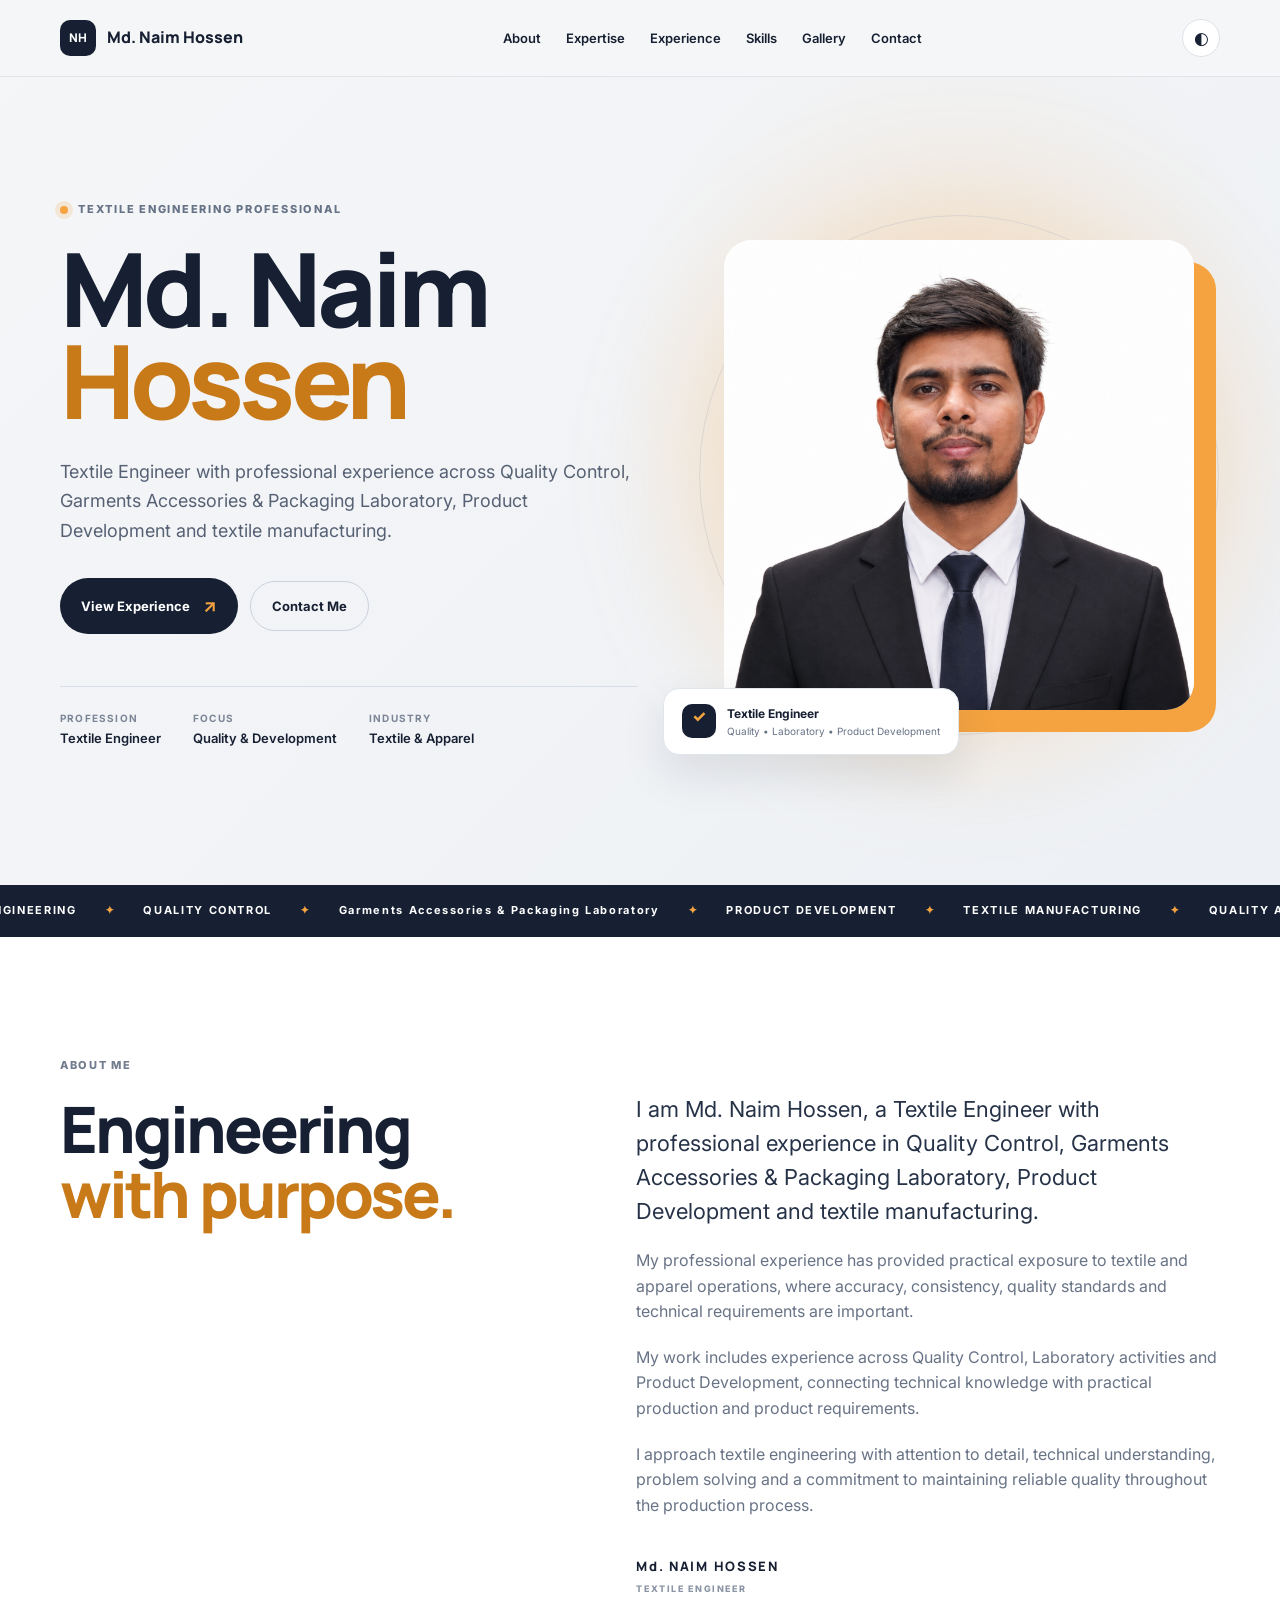
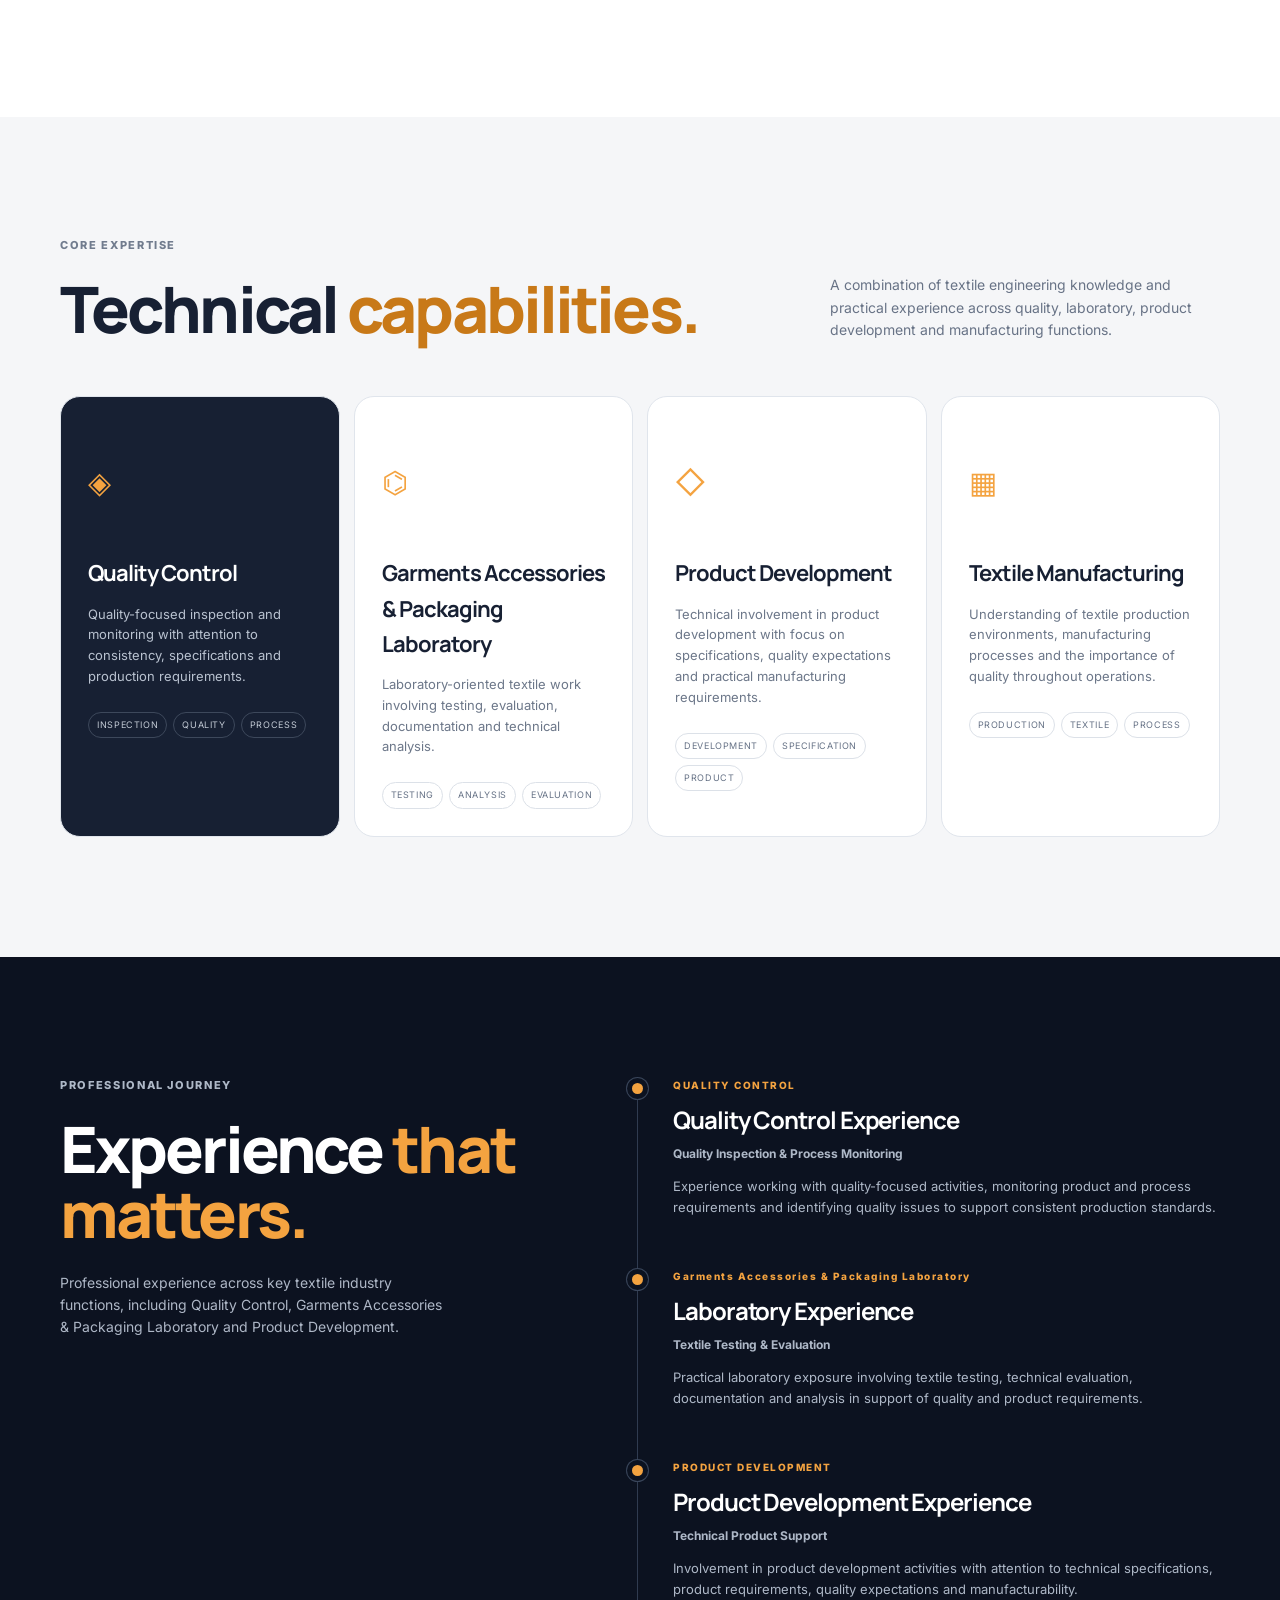
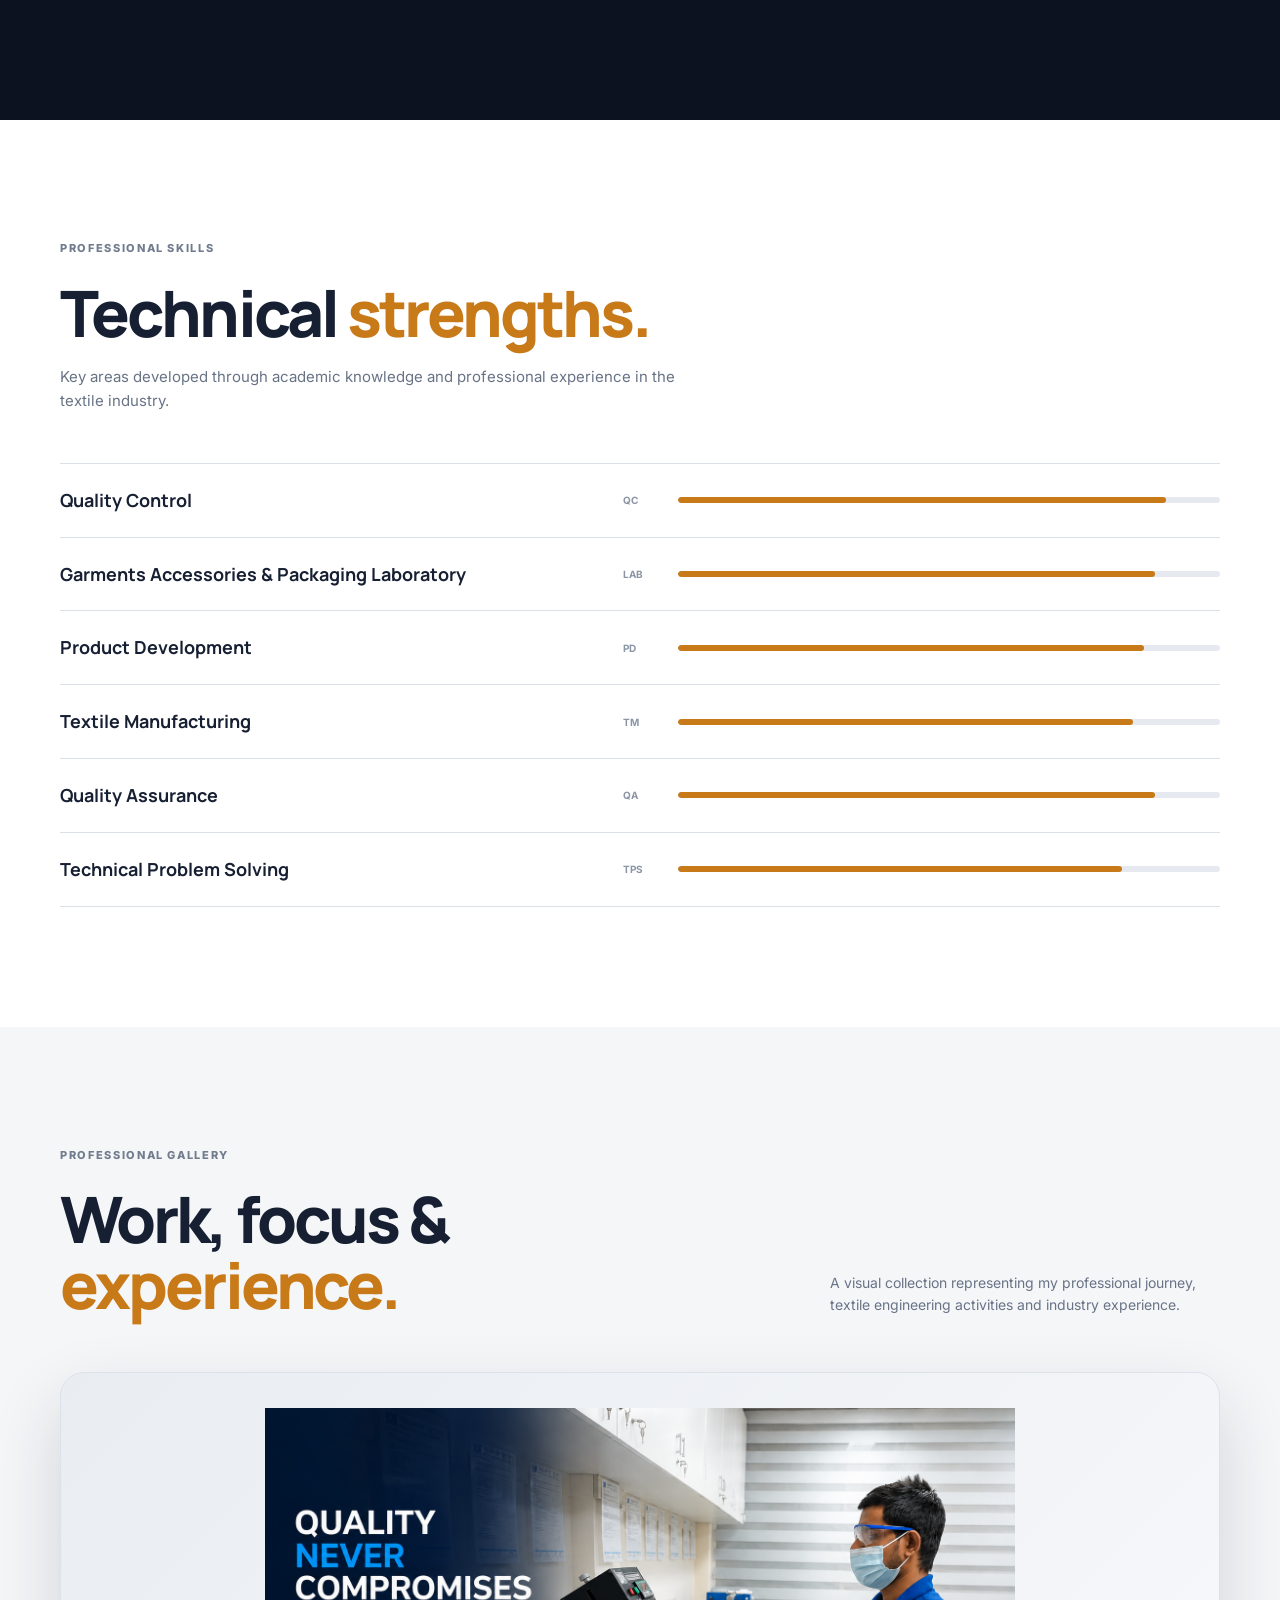
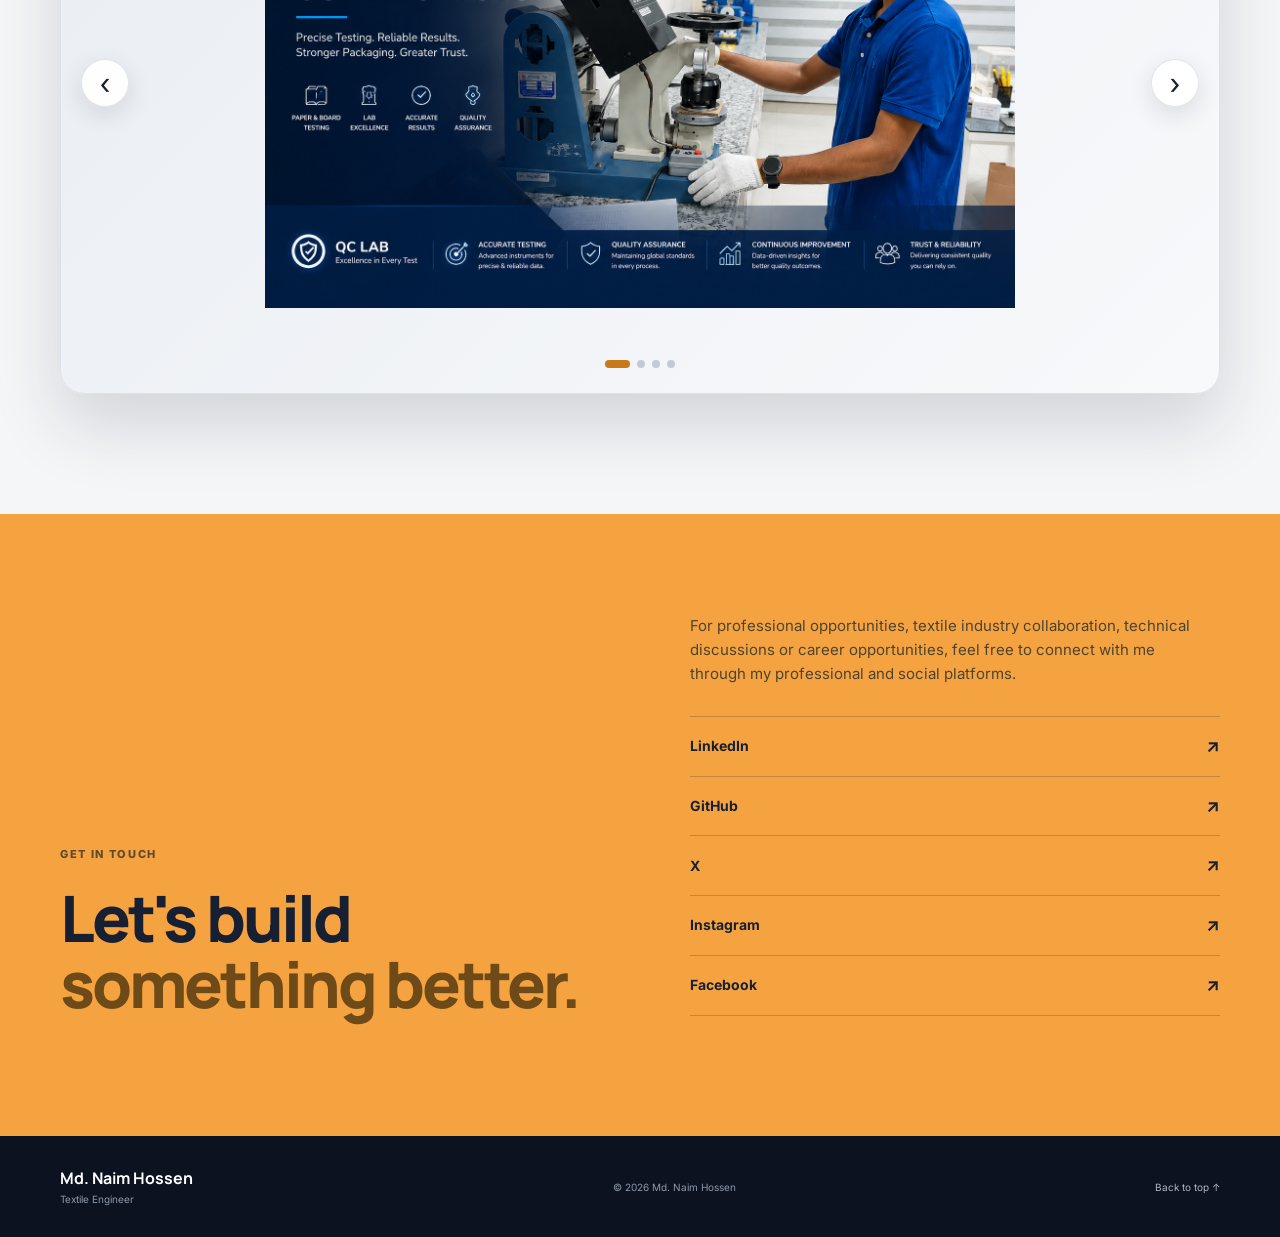
<file: index.html>
<!DOCTYPE html>
<html lang="en">

<head>

  <meta charset="UTF-8">

  <meta name="viewport" content="width=device-width, initial-scale=1.0">

  <title>
    Md. Naim Hossen | Textile Engineer | Quality Control, Laboratory & Product Development
  </title>

  <meta
    name="description"
    content="Md. Naim Hossen is a Textile Engineer with professional experience in Quality Control, Garments Accessories & Packaging Laboratory, Product Development and Textile Manufacturing."
  >

  <meta
    name="keywords"
    content="Md Naim Hossen, Naim Hossen, Textile Engineer, Textile Engineering, Quality Control, Garments Accessories & Packaging Laboratory, Laboratory Testing, Product Development, Textile Manufacturing, Quality Assurance"
  >

  <meta
    name="author"
    content="Md. Naim Hossen"
  >

  <meta
    name="robots"
    content="index, follow"
  >

  <link
    rel="canonical"
    href="https://naimhossente.github.io/"
  >


  <!-- Open Graph -->

  <meta
    property="og:type"
    content="website"
  >

  <meta
    property="og:title"
    content="Md. Naim Hossen | Textile Engineer"
  >

  <meta
    property="og:description"
    content="Professional portfolio of Md. Naim Hossen, Textile Engineer specializing in Quality Control, Garments Accessories & Packaging Laboratory, Product Development and Textile Manufacturing."
  >

  <meta
    property="og:url"
    content="https://naimhossente.github.io/"
  >

  <meta
    property="og:site_name"
    content="Md. Naim Hossen"
  >

  <meta
    property="og:image"
    content="https://naimhossente.github.io/naim-1.png"
  >

  <meta
    property="og:image:alt"
    content="Md. Naim Hossen - Textile Engineer"
  >


  <!-- X / Twitter -->

  <meta
    name="twitter:card"
    content="summary_large_image"
  >

  <meta
    name="twitter:title"
    content="Md. Naim Hossen | Textile Engineer"
  >

  <meta
    name="twitter:description"
    content="Md. Naim Hossen - Textile Engineer with experience in Quality Control, Garments Accessories & Packaging Laboratory, Product Development and Textile Manufacturing."
  >

  <meta
    name="twitter:image"
    content="https://naimhossente.github.io/naim-1.png"
  >

  <meta
    name="twitter:site"
    content="@naimhossente"
  >


  <!-- Theme -->

  <meta
    name="theme-color"
    content="#111111"
  >

  <meta
    name="color-scheme"
    content="light dark"
  >


  <!-- Fonts -->

  <link
    rel="preconnect"
    href="https://fonts.googleapis.com"
  >

  <link
    rel="preconnect"
    href="https://fonts.gstatic.com"
    crossorigin
  >

  <link
    href="https://fonts.googleapis.com/css2?family=Inter:wght@400;500;600;700;800&family=Manrope:wght@600;700;800&display=swap"
    rel="stylesheet"
  >


  <!-- Person Structured Data -->

  <script type="application/ld+json">

  {
    "@context": "https://schema.org",

    "@type": "Person",

    "name": "Md. Naim Hossen",

    "alternateName": [
      "Md Naim Hossen",
      "Naim Hossen"
    ],

    "url": "https://naimhossente.github.io/",

    "image": "https://naimhossente.github.io/naim-1.png",

    "jobTitle": "Textile Engineer",

    "description": "Textile Engineer with professional experience across Quality Control, Garments Accessories & Packaging Laboratory, Product Development and Textile Manufacturing.",

    "sameAs": [
      "https://www.linkedin.com/in/naimhossente/",
      "https://github.com/naimhossente",
      "https://x.com/naimhossente",
      "https://www.instagram.com/naimhossente/",
      "https://www.facebook.com/naimhossente"
    ]
  }

  </script>


  <!-- Website Structured Data -->

  <script type="application/ld+json">

  {
    "@context": "https://schema.org",

    "@type": "WebSite",

    "name": "Md. Naim Hossen",

    "alternateName": "Naim Hossen Textile Engineer",

    "url": "https://naimhossente.github.io/"
  }

  </script>


  <link
    rel="stylesheet"
    href="styles.css"
  >

</head>


<body id="top">


  <!-- =========================
       HEADER
  ========================== -->

  <header class="site-header">

    <div class="container nav">

      <a
        href="#top"
        class="brand"
        aria-label="Md. Naim Hossen home"
      >

        <span class="brand-mark">
          NH
        </span>

        <span class="brand-name">
          Md. Naim Hossen
        </span>

      </a>


      <nav
        class="nav-links"
        id="main-navigation"
        aria-label="Main navigation"
      >

        <a href="#about">
          About
        </a>

        <a href="#expertise">
          Expertise
        </a>

        <a href="#experience">
          Experience
        </a>

        <a href="#skills">
          Skills
        </a>

        <a href="#gallery">
          Gallery
        </a>

        <a href="#contact">
          Contact
        </a>

      </nav>


      <div class="nav-actions">

        <button
          class="theme-toggle"
          type="button"
          aria-label="Toggle dark mode"
          title="Toggle dark mode"
        >
          ◐
        </button>


        <button
          class="menu-toggle"
          type="button"
          aria-label="Open navigation menu"
          aria-expanded="false"
          aria-controls="main-navigation"
        >
          ☰
        </button>

      </div>

    </div>

  </header>


  <main>


    <!-- =========================
         HERO
    ========================== -->

    <section
      class="hero"
      id="home"
      aria-labelledby="hero-title"
    >

      <div class="container hero-grid">


        <div class="hero-content">

          <div class="eyebrow">

            <span></span>

            Textile Engineering Professional

          </div>


          <h1 id="hero-title">

            Md. Naim

            <strong>
              Hossen
            </strong>

          </h1>


          <p class="hero-lead">

            Textile Engineer with professional experience across
            Quality Control, Garments Accessories & Packaging Laboratory, Product Development
            and textile manufacturing.

          </p>


          <div class="hero-actions">

            <a
              href="#experience"
              class="btn btn-primary"
            >

              View Experience

              <span>
                ↗
              </span>

            </a>


            <a
              href="#contact"
              class="btn btn-secondary"
            >

              Contact Me

            </a>

          </div>


          <div class="hero-meta">


            <div>

              <strong>
                Profession
              </strong>

              <span>
                Textile Engineer
              </span>

            </div>


            <div>

              <strong>
                Focus
              </strong>

              <span>
                Quality & Development
              </span>

            </div>


            <div>

              <strong>
                Industry
              </strong>

              <span>
                Textile & Apparel
              </span>

            </div>


          </div>

        </div>


        <!-- MAIN PHOTO
             ONLY NAIM-1 -->

        <div class="hero-visual">

          <div class="orb orb-one"></div>

          <div class="orb orb-two"></div>


          <div class="photo-frame">

            <div class="photo-glow"></div>


            <img
              src="naim-1.png"
              alt="Md. Naim Hossen, Textile Engineer"
              width="800"
              height="800"
              fetchpriority="high"
            >

          </div>


          <div class="floating-card">

            <div class="mini-icon">
              ✓
            </div>


            <div>

              <strong>
                Textile Engineer
              </strong>

              <small>
                Quality • Laboratory • Product Development
              </small>

            </div>

          </div>

        </div>

      </div>

    </section>


    <!-- =========================
         TICKER
    ========================== -->

    <section
      class="ticker"
      aria-label="Professional expertise"
    >

      <div class="ticker-track">

        <span>
          TEXTILE ENGINEERING
        </span>

        <b>✦</b>

        <span>
          QUALITY CONTROL
        </span>

        <b>✦</b>

        <span>
          Garments Accessories & Packaging Laboratory
        </span>

        <b>✦</b>

        <span>
          PRODUCT DEVELOPMENT
        </span>

        <b>✦</b>

        <span>
          TEXTILE MANUFACTURING
        </span>

        <b>✦</b>

        <span>
          QUALITY ASSURANCE
        </span>

      </div>

    </section>


    <!-- =========================
         ABOUT
    ========================== -->

    <section
      class="section about"
      id="about"
      aria-labelledby="about-title"
    >

      <div class="container two-col">


        <div>

          <div class="section-kicker">
            About Me
          </div>


          <h2 id="about-title">

            Engineering
            <span>
              with purpose.
            </span>

          </h2>

        </div>


        <div class="about-copy">

          <p class="large">

            I am Md. Naim Hossen, a Textile Engineer with
            professional experience in Quality Control,
            Garments Accessories & Packaging Laboratory, Product Development and
            textile manufacturing.

          </p>


          <p>

            My professional experience has provided practical
            exposure to textile and apparel operations, where
            accuracy, consistency, quality standards and
            technical requirements are important.

          </p>


          <p>

            My work includes experience across Quality Control,
            Laboratory activities and Product Development,
            connecting technical knowledge with practical
            production and product requirements.

          </p>


          <p>

            I approach textile engineering with attention to
            detail, technical understanding, problem solving
            and a commitment to maintaining reliable quality
            throughout the production process.

          </p>


          <div class="signature">

            Md. NAIM HOSSEN

            <span>
              TEXTILE ENGINEER
            </span>

          </div>

        </div>

      </div>

    </section>


    <!-- =========================
         EXPERTISE
    ========================== -->

    <section
      class="section expertise"
      id="expertise"
      aria-labelledby="expertise-title"
    >

      <div class="container">


        <div class="section-head">

          <div>

            <div class="section-kicker">
              Core Expertise
            </div>


            <h2 id="expertise-title">

              Technical
              <span>
                capabilities.
              </span>

            </h2>

          </div>


          <p class="section-intro">

            A combination of textile engineering knowledge
            and practical experience across quality, laboratory,
            product development and manufacturing functions.

          </p>

        </div>


        <div class="expertise-grid">


          <!-- QUALITY CONTROL -->

          <article class="expert-card featured">


            <div class="card-icon">
              ◈
            </div>


            <h3>
              Quality Control
            </h3>


            <p>

              Quality-focused inspection and monitoring with
              attention to consistency, specifications and
              production requirements.

            </p>


            <div class="tag-row">

              <span>
                Inspection
              </span>

              <span>
                Quality
              </span>

              <span>
                Process
              </span>

            </div>

          </article>


          <!-- Garments Accessories & Packaging Laboratory -->

          <article class="expert-card">


            <div class="card-icon">
              ⌬
            </div>


            <h3>
              Garments Accessories & Packaging Laboratory
            </h3>


            <p>

              Laboratory-oriented textile work involving
              testing, evaluation, documentation and
              technical analysis.

            </p>


            <div class="tag-row">

              <span>
                Testing
              </span>

              <span>
                Analysis
              </span>

              <span>
                Evaluation
              </span>

            </div>

          </article>


          <!-- PRODUCT DEVELOPMENT -->

          <article class="expert-card">


            <div class="card-icon">
              ◇
            </div>


            <h3>
              Product Development
            </h3>


            <p>

              Technical involvement in product development
              with focus on specifications, quality expectations
              and practical manufacturing requirements.

            </p>


            <div class="tag-row">

              <span>
                Development
              </span>

              <span>
                Specification
              </span>

              <span>
                Product
              </span>

            </div>

          </article>


          <!-- TEXTILE MANUFACTURING -->

          <article class="expert-card">


            <div class="card-icon">
              ▦
            </div>


            <h3>
              Textile Manufacturing
            </h3>


            <p>

              Understanding of textile production environments,
              manufacturing processes and the importance of
              quality throughout operations.

            </p>


            <div class="tag-row">

              <span>
                Production
              </span>

              <span>
                Textile
              </span>

              <span>
                Process
              </span>

            </div>

          </article>

        </div>

      </div>

    </section>


    <!-- =========================
         EXPERIENCE
         DEPARTMENT / SECTION WISE
         NO ASSISTANT TECHNICAL OFFICER
    ========================== -->

    <section
      class="section experience"
      id="experience"
      aria-labelledby="experience-title"
    >

      <div class="container experience-layout">


        <div>

          <div class="section-kicker">
            Professional Journey
          </div>


          <h2 id="experience-title">

            Experience
            <span>
              that matters.
            </span>

          </h2>


          <p class="section-intro">

            Professional experience across key textile
            industry functions, including Quality Control,
            Garments Accessories & Packaging Laboratory and Product Development.

          </p>

        </div>


        <div class="timeline">


          <!-- QUALITY CONTROL -->

          <article class="timeline-item">

            <span class="timeline-dot"></span>


            <div class="timeline-date">
              QUALITY CONTROL
            </div>


            <h3>
              Quality Control Experience
            </h3>


            <h4>
              Quality Inspection & Process Monitoring
            </h4>


            <p>

              Experience working with quality-focused activities,
              monitoring product and process requirements and
              identifying quality issues to support consistent
              production standards.

            </p>

          </article>


          <!-- Garments Accessories & Packaging Laboratory -->

          <article class="timeline-item">

            <span class="timeline-dot"></span>


            <div class="timeline-date">
              Garments Accessories & Packaging Laboratory
            </div>


            <h3>
              Laboratory Experience
            </h3>


            <h4>
              Textile Testing & Evaluation
            </h4>


            <p>

              Practical laboratory exposure involving textile
              testing, technical evaluation, documentation and
              analysis in support of quality and product
              requirements.

            </p>

          </article>


          <!-- PRODUCT DEVELOPMENT -->

          <article class="timeline-item">

            <span class="timeline-dot"></span>


            <div class="timeline-date">
              PRODUCT DEVELOPMENT
            </div>


            <h3>
              Product Development Experience
            </h3>


            <h4>
              Technical Product Support
            </h4>


            <p>

              Involvement in product development activities
              with attention to technical specifications,
              product requirements, quality expectations
              and manufacturability.

            </p>

          </article>


        </div>

      </div>

    </section>


    <!-- =========================
         SKILLS
    ========================== -->

    <section
      class="section skills"
      id="skills"
      aria-labelledby="skills-title"
    >

      <div class="container">


        <div class="section-kicker">
          Professional Skills
        </div>


        <h2 id="skills-title">

          Technical
          <span>
            strengths.
          </span>

        </h2>


        <p class="skills-intro">

          Key areas developed through academic knowledge
          and professional experience in the textile industry.

        </p>


        <div class="skill-list">


          <div class="skill-row">

            <span>
              Quality Control
            </span>

            <b>
              QC
            </b>

            <div class="skill-bar">
              <i style="width: 90%"></i>
            </div>

          </div>


          <div class="skill-row">

            <span>
              Garments Accessories & Packaging Laboratory
            </span>

            <b>
              LAB
            </b>

            <div class="skill-bar">
              <i style="width: 88%"></i>
            </div>

          </div>


          <div class="skill-row">

            <span>
              Product Development
            </span>

            <b>
              PD
            </b>

            <div class="skill-bar">
              <i style="width: 86%"></i>
            </div>

          </div>


          <div class="skill-row">

            <span>
              Textile Manufacturing
            </span>

            <b>
              TM
            </b>

            <div class="skill-bar">
              <i style="width: 84%"></i>
            </div>

          </div>


          <div class="skill-row">

            <span>
              Quality Assurance
            </span>

            <b>
              QA
            </b>

            <div class="skill-bar">
              <i style="width: 88%"></i>
            </div>

          </div>


          <div class="skill-row">

            <span>
              Technical Problem Solving
            </span>

            <b>
              TPS
            </b>

            <div class="skill-bar">
              <i style="width: 82%"></i>
            </div>

          </div>


        </div>

      </div>

    </section>


    <!-- =========================
         GALLERY
         ONLY NAIM-2 TO NAIM-5
    ========================== -->

    <section
      class="section gallery"
      id="gallery"
      aria-labelledby="gallery-title"
    >

      <div class="container">


        <div class="section-head">

          <div>

            <div class="section-kicker">
              Professional Gallery
            </div>


            <h2 id="gallery-title">

              Work, focus &
              <span>
                experience.
              </span>

            </h2>

          </div>


          <p class="section-intro">

            A visual collection representing my professional
            journey, textile engineering activities and
            industry experience.

          </p>

        </div>


        <!--
          IMPORTANT:
          Gallery contains ONLY:
          naim-2.png
          naim-3.png
          naim-4.png
          naim-5.png
        -->

        <div
          class="portfolio-slider"
          aria-label="Professional image gallery"
        >


          <div class="portfolio-slides">


            <!-- NAIM-2 -->

            <div class="portfolio-slide active">

              <img
                src="naim-2.png"
                alt="Md. Naim Hossen professional textile engineering experience"
                loading="lazy"
              >

            </div>


            <!-- NAIM-3 -->

            <div class="portfolio-slide">

              <img
                src="naim-3.png"
                alt="Md. Naim Hossen textile engineering professional experience"
                loading="lazy"
              >

            </div>


            <!-- NAIM-4 -->

            <div class="portfolio-slide">

              <img
                src="naim-4.png"
                alt="Md. Naim Hossen Garments Accessories & Packaging Laboratory experience"
                loading="lazy"
              >

            </div>


            <!-- NAIM-5 -->

            <div class="portfolio-slide">

              <img
                src="naim-5.png"
                alt="Md. Naim Hossen product development experience"
                loading="lazy"
              >

            </div>


          </div>


          <!-- PREVIOUS -->

          <button
            class="slider-button slider-prev"
            type="button"
            aria-label="Previous gallery image"
          >
            ‹
          </button>


          <!-- NEXT -->

          <button
            class="slider-button slider-next"
            type="button"
            aria-label="Next gallery image"
          >
            ›
          </button>


          <!-- DOTS -->

          <div
            class="slider-dots"
            aria-label="Gallery navigation"
          >

            <button
              class="slider-dot active"
              type="button"
              aria-label="Show gallery image 1"
            ></button>


            <button
              class="slider-dot"
              type="button"
              aria-label="Show gallery image 2"
            ></button>


            <button
              class="slider-dot"
              type="button"
              aria-label="Show gallery image 3"
            ></button>


            <button
              class="slider-dot"
              type="button"
              aria-label="Show gallery image 4"
            ></button>

          </div>


        </div>

      </div>

    </section>


    <!-- =========================
         CONTACT
    ========================== -->

    <section
      class="section contact"
      id="contact"
      aria-labelledby="contact-title"
    >

      <div class="container contact-box">


        <div>

          <div class="section-kicker">
            Get In Touch
          </div>


          <h2 id="contact-title">

            Let's build
            <span>
              something better.
            </span>

          </h2>

        </div>


        <div class="contact-right">


          <p>

            For professional opportunities, textile industry
            collaboration, technical discussions or career
            opportunities, feel free to connect with me through
            my professional and social platforms.

          </p>


          <div class="social-links">


            <a
              href="https://www.linkedin.com/in/naimhossente/"
              target="_blank"
              rel="noopener noreferrer"
            >

              LinkedIn

              <span>
                ↗
              </span>

            </a>


            <a
              href="https://github.com/naimhossente"
              target="_blank"
              rel="noopener noreferrer"
            >

              GitHub

              <span>
                ↗
              </span>

            </a>


            <a
              href="https://x.com/naimhossente"
              target="_blank"
              rel="noopener noreferrer"
            >

              X

              <span>
                ↗
              </span>

            </a>


            <a
              href="https://www.instagram.com/naimhossente/"
              target="_blank"
              rel="noopener noreferrer"
            >

              Instagram

              <span>
                ↗
              </span>

            </a>


            <a
              href="https://www.facebook.com/naimhossente"
              target="_blank"
              rel="noopener noreferrer"
            >

              Facebook

              <span>
                ↗
              </span>

            </a>


          </div>

        </div>

      </div>

    </section>

  </main>


  <!-- =========================
       FOOTER
  ========================== -->

  <footer>

    <div class="container footer-inner">


      <div class="footer-name">

        <strong>
          Md. Naim Hossen
        </strong>

        <span>
          Textile Engineer
        </span>

      </div>


      <div class="footer-copy">

        © <span id="year"></span>
        Md. Naim Hossen

      </div>


      <a href="#top">
        Back to top ↑
      </a>


    </div>

  </footer>


  <script src="script.js"></script>

</body>

</html>
</file>
<file: styles.css>
/* =========================================================
   MD. NAIM HOSSEN — TEXTILE ENGINEER PORTFOLIO
   COMPLETE STYLESHEET
========================================================= */


/* =========================================================
   RESET
========================================================= */

* {
  box-sizing: border-box;
  margin: 0;
  padding: 0;
}

html {
  scroll-behavior: smooth;
  scroll-padding-top: 90px;
}

body {
  font-family: "Inter", Arial, sans-serif;
  background: #f5f6f8;
  color: #172033;
  line-height: 1.6;
  transition:
    background-color 0.3s ease,
    color 0.3s ease;
}

img {
  max-width: 100%;
}

button,
a {
  font-family: inherit;
}

button {
  cursor: pointer;
}

.container {
  width: min(1160px, calc(100% - 48px));
  margin: 0 auto;
}


/* =========================================================
   COLOR VARIABLES
========================================================= */

:root {

  --ink: #172033;
  --ink-soft: #263247;

  --text: #243047;
  --muted: #687386;
  --muted-light: #8a94a5;

  --paper: #f5f6f8;
  --white: #ffffff;

  --surface: #ffffff;
  --surface-soft: #eef1f5;

  --line: #dce1e8;

  --accent: #f4a340;
  --accent-dark: #c87918;
  --accent-soft: #fff1dc;

  --dark-bg: #0c1220;
  --dark-surface: #141c2d;
  --dark-surface-2: #1b2537;
  --dark-line: #303b50;
  --dark-text: #f5f7fb;
  --dark-muted: #aeb7c6;

  --shadow:
    0 18px 45px rgba(18, 28, 45, 0.10);

  --shadow-large:
    0 30px 70px rgba(18, 28, 45, 0.16);
}


/* =========================================================
   HEADER
========================================================= */

.site-header {
  position: fixed;
  top: 0;
  left: 0;
  width: 100%;
  z-index: 100;

  background: rgba(245, 246, 248, 0.88);
  backdrop-filter: blur(18px);
  -webkit-backdrop-filter: blur(18px);

  border-bottom: 1px solid rgba(23, 32, 51, 0.08);

  transition:
    background-color 0.3s ease,
    border-color 0.3s ease;
}

.nav {
  min-height: 76px;

  display: flex;
  align-items: center;
  justify-content: space-between;

  gap: 20px;
}


/* BRAND */

.brand {
  display: flex;
  align-items: center;
  gap: 11px;

  text-decoration: none;
  color: var(--ink);

  font-family: "Manrope", sans-serif;
  font-weight: 800;

  white-space: nowrap;
}

.brand-mark {
  width: 36px;
  height: 36px;

  border-radius: 10px;

  display: grid;
  place-items: center;

  background: var(--ink);
  color: #ffffff;

  font-size: 12px;
  font-weight: 800;
  letter-spacing: -0.04em;

  transition: 0.3s ease;
}

.brand-name {
  color: var(--ink);
  transition: color 0.3s ease;
}


/* NAVIGATION */

.nav-links {
  display: flex;
  align-items: center;
  gap: 25px;
}

.nav-links a {
  color: var(--ink);

  text-decoration: none;

  font-size: 13px;
  font-weight: 600;

  transition:
    color 0.2s ease,
    opacity 0.2s ease;
}

.nav-links a:hover {
  color: var(--accent-dark);
}


/* NAV ACTIONS */

.nav-actions {
  display: flex;
  align-items: center;
  gap: 10px;
}


/* THEME BUTTON */

.theme-toggle {
  width: 38px;
  height: 38px;

  border: 1px solid var(--line);
  border-radius: 50%;

  background: var(--surface);
  color: var(--ink);

  display: grid;
  place-items: center;

  font-size: 17px;

  transition:
    background 0.25s ease,
    color 0.25s ease,
    border-color 0.25s ease;
}

.theme-toggle:hover {
  border-color: var(--accent);
}


/* MOBILE MENU */

.menu-toggle {
  display: none;

  border: 0;
  background: transparent;

  color: var(--ink);

  font-size: 23px;
}


/* =========================================================
   HERO
========================================================= */

.hero {
  position: relative;

  padding: 150px 0 85px;

  overflow: hidden;

  background:
    radial-gradient(
      circle at 75% 40%,
      rgba(244, 163, 64, 0.10),
      transparent 32%
    ),
    linear-gradient(
      135deg,
      #f5f6f8 0%,
      #edf0f4 100%
    );
}

.hero-grid {
  min-height: 650px;

  display: grid;
  grid-template-columns: 1.05fr 0.95fr;

  align-items: center;

  gap: 60px;
}


/* HERO TEXT */

.eyebrow {
  display: flex;
  align-items: center;
  gap: 10px;

  margin-bottom: 24px;

  color: #667286;

  font-size: 11px;
  font-weight: 800;

  text-transform: uppercase;
  letter-spacing: 0.16em;
}

.eyebrow span {
  width: 8px;
  height: 8px;

  border-radius: 50%;

  background: var(--accent);

  box-shadow:
    0 0 0 5px rgba(244, 163, 64, 0.18);
}


h1,
h2,
h3 {
  font-family: "Manrope", "Inter", sans-serif;

  letter-spacing: -0.045em;
}

h1 {
  max-width: 760px;

  font-size: clamp(60px, 8vw, 105px);

  line-height: 0.9;

  font-weight: 800;

  color: var(--ink);
}


/*
   IMPORTANT:
   Hossen is NOT transparent anymore.
*/

h1 strong {
  display: block;

  color: var(--accent-dark);

  font-weight: 800;
}


/* HERO DESCRIPTION */

.hero-lead {
  max-width: 590px;

  margin: 30px 0 32px;

  color: #566174;

  font-size: 18px;

  line-height: 1.65;
}


/* HERO BUTTONS */

.hero-actions {
  display: flex;
  align-items: center;
  gap: 12px;

  flex-wrap: wrap;
}

.btn {
  display: inline-flex;
  align-items: center;
  justify-content: center;
  gap: 13px;

  padding: 14px 21px;

  border-radius: 999px;

  text-decoration: none;

  font-size: 13px;
  font-weight: 700;

  transition:
    transform 0.2s ease,
    background 0.2s ease,
    color 0.2s ease,
    border-color 0.2s ease;
}

.btn:hover {
  transform: translateY(-2px);
}

.btn-primary {
  background: var(--ink);
  color: #ffffff;
}

.btn-primary:hover {
  background: var(--ink-soft);
}

.btn-primary span {
  color: var(--accent);
  font-size: 18px;
}

.btn-secondary {
  border: 1px solid #cbd2dc;

  background: transparent;

  color: var(--ink);
}

.btn-secondary:hover {
  border-color: var(--accent-dark);
  color: var(--accent-dark);
}


/* HERO META */

.hero-meta {
  display: flex;

  gap: 32px;

  margin-top: 52px;
  padding-top: 23px;

  border-top: 1px solid #d8dee7;

  flex-wrap: wrap;
}

.hero-meta div {
  display: flex;
  flex-direction: column;

  gap: 2px;
}

.hero-meta strong {
  color: #7b8596;

  font-size: 10px;

  text-transform: uppercase;

  letter-spacing: 0.12em;
}

.hero-meta span {
  color: var(--ink);

  font-size: 13px;
  font-weight: 600;
}


/* =========================================================
   HERO IMAGE
========================================================= */

.hero-visual {
  height: 620px;

  position: relative;

  display: grid;
  place-items: center;
}


/* DECORATIVE CIRCLES */

.orb {
  position: absolute;

  border: 1px solid #d7dde5;

  border-radius: 50%;
}

.orb-one {
  width: 520px;
  height: 520px;
}

.orb-two {
  width: 390px;
  height: 390px;
}


/* PHOTO */

.photo-frame {
  width: min(480px, 90%);

  position: relative;

  z-index: 2;
}

.photo-frame img {
  display: block;

  width: 100%;

  /*
    IMPORTANT:
    Main image is NEVER cropped.
  */

  height: auto;

  aspect-ratio: auto;

  object-fit: contain;

  object-position: center;

  border-radius: 28px;

  background: #ffffff;

  box-shadow:
    22px 22px 0 var(--accent);

  transition:
    transform 0.3s ease,
    box-shadow 0.3s ease;
}

.photo-frame img:hover {
  transform: translateY(-4px);

  box-shadow:
    28px 28px 0 var(--accent);
}


/* IMAGE GLOW */

.photo-glow {
  position: absolute;

  inset: -40px;

  border-radius: 50%;

  background: rgba(244, 163, 64, 0.22);

  filter: blur(55px);

  z-index: -1;
}


/* FLOATING CARD */

.floating-card {
  position: absolute;

  left: -35px;
  bottom: 30px;

  z-index: 5;

  display: flex;
  align-items: center;
  gap: 11px;

  padding: 15px 18px;

  background: var(--white);

  border: 1px solid #e0e5ec;

  border-radius: 16px;

  box-shadow: var(--shadow);
}

.mini-icon {
  width: 34px;
  height: 34px;

  display: grid;
  place-items: center;

  border-radius: 10px;

  background: var(--ink);

  color: var(--accent);

  font-weight: 800;
}

.floating-card div {
  display: flex;
  flex-direction: column;
}

.floating-card strong {
  color: var(--ink);

  font-size: 12px;
}

.floating-card small {
  color: var(--muted);

  font-size: 10px;
}


/* =========================================================
   TICKER
========================================================= */

.ticker {
  overflow: hidden;

  padding: 17px 0;

  background: var(--ink);

  color: #ffffff;

  white-space: nowrap;
}

.ticker-track {
  display: flex;
  align-items: center;
  justify-content: center;

  gap: 28px;

  font-size: 11px;
  font-weight: 700;

  letter-spacing: 0.15em;
}

.ticker b {
  color: var(--accent);
}


/* =========================================================
   GENERAL SECTIONS
========================================================= */

.section {
  padding: 120px 0;
}

.section-kicker {
  margin-bottom: 22px;

  color: #717c8e;

  font-size: 11px;
  font-weight: 800;

  text-transform: uppercase;

  letter-spacing: 0.15em;
}

h2 {
  color: var(--ink);

  font-size: clamp(42px, 5vw, 68px);

  line-height: 1.02;

  font-weight: 800;
}

h2 span {
  color: var(--accent-dark);
}


/* =========================================================
   ABOUT
========================================================= */

.about {
  background: #ffffff;
}

.two-col {
  display: grid;

  grid-template-columns: 1fr 1.2fr;

  gap: 90px;
}

.about-copy {
  max-width: 680px;

  padding-top: 35px;
}

.about-copy p {
  margin-bottom: 20px;

  color: var(--muted);

  font-size: 16px;
}

.about-copy .large {
  color: #263247;

  font-size: 22px;

  line-height: 1.55;
}

.signature {
  margin-top: 38px;

  color: var(--ink);

  font-family: "Manrope", sans-serif;

  font-size: 13px;
  font-weight: 800;

  letter-spacing: 0.13em;
}

.signature span {
  display: block;

  margin-top: 5px;

  color: #8b95a5;

  font-family: "Inter", sans-serif;

  font-size: 9px;

  letter-spacing: 0.18em;
}


/* =========================================================
   EXPERTISE
========================================================= */

.expertise {
  background: var(--paper);
}

.section-head {
  display: flex;

  align-items: flex-end;
  justify-content: space-between;

  gap: 40px;

  margin-bottom: 55px;
}

.section-intro {
  max-width: 390px;

  color: var(--muted);

  font-size: 14px;
}


/* EXPERTISE CARDS */

.expertise-grid {
  display: grid;

  grid-template-columns: repeat(4, 1fr);

  gap: 14px;
}

.expert-card {
  position: relative;

  min-height: 330px;

  padding: 27px;

  background: #ffffff;

  border: 1px solid #e0e5ec;

  border-radius: 20px;

  transition:
    transform 0.3s ease,
    box-shadow 0.3s ease;
}

.expert-card:hover {
  transform: translateY(-6px);

  box-shadow: var(--shadow);
}


/* FEATURED */

.expert-card.featured {
  background: var(--ink);

  color: #ffffff;
}

.card-number {
  position: absolute;

  top: 20px;
  right: 22px;

  color: #9ba5b5;

  font-size: 10px;
}

.featured .card-number {
  color: #8f99aa;
}

.card-icon {
  margin: 34px 0 50px;

  color: var(--accent);

  font-size: 30px;
}

.expert-card h3 {
  margin-bottom: 12px;

  color: var(--ink);

  font-size: 22px;
}

.expert-card.featured h3 {
  color: #ffffff;
}

.expert-card p {
  color: #6c7789;

  font-size: 13px;
}

.expert-card.featured p {
  color: #b9c2d0;
}


/* TAGS */

.tag-row {
  display: flex;

  flex-wrap: wrap;

  gap: 6px;

  margin-top: 25px;
}

.tag-row span {
  padding: 5px 8px;

  border: 1px solid #dce1e8;

  border-radius: 999px;

  color: #667286;

  font-size: 9px;

  text-transform: uppercase;

  letter-spacing: 0.07em;
}

.featured .tag-row span {
  border-color: #3d485b;

  color: #c3cad5;
}


/* =========================================================
   EXPERIENCE
========================================================= */

.experience {
  background: var(--dark-bg);

  color: #ffffff;
}

.experience .section-kicker {
  color: #aeb8c7;
}

.experience h2 {
  color: #ffffff;
}

.experience h2 span {
  color: var(--accent);
}

.experience-layout {
  display: grid;

  grid-template-columns: 0.9fr 1.1fr;

  gap: 100px;
}

.experience .section-intro {
  margin-top: 25px;

  color: var(--dark-muted);
}


/* TIMELINE */

.timeline {
  padding-left: 35px;

  border-left: 1px solid var(--dark-line);
}

.timeline-item {
  position: relative;

  padding-bottom: 50px;
}

.timeline-item:last-child {
  padding-bottom: 0;
}

.timeline-dot {
  position: absolute;

  left: -41px;
  top: 6px;

  width: 11px;
  height: 11px;

  border-radius: 50%;

  background: var(--accent);

  box-shadow:
    0 0 0 5px var(--dark-bg),
    0 0 0 6px #39455a;
}

.timeline-date {
  margin-bottom: 8px;

  color: var(--accent);

  font-size: 10px;
  font-weight: 800;

  letter-spacing: 0.15em;
}

.timeline h3 {
  color: #ffffff;

  font-size: 24px;
}

.timeline h4 {
  margin: 5px 0 13px;

  color: #aeb8c7;

  font-size: 12px;
}

.timeline p {
  max-width: 600px;

  color: #aeb8c7;

  font-size: 13px;
}


/* =========================================================
   SKILLS
========================================================= */

.skills {
  background: #ffffff;
}

.skills-intro {
  max-width: 620px;

  margin-top: 20px;

  color: var(--muted);

  font-size: 15px;
}

.skill-list {
  margin-top: 50px;

  border-top: 1px solid var(--line);
}

.skill-row {
  display: grid;

  grid-template-columns: 2fr 35px 2fr;

  align-items: center;

  gap: 20px;

  padding: 22px 0;

  border-bottom: 1px solid var(--line);
}

.skill-row > span {
  color: var(--ink);

  font-family: "Manrope", sans-serif;

  font-size: 18px;
  font-weight: 700;
}

.skill-row > b {
  color: #8b95a5;

  font-size: 10px;
}

.skill-bar {
  height: 6px;

  overflow: hidden;

  border-radius: 20px;

  background: #e6eaf0;
}

.skill-bar i {
  display: block;

  height: 100%;

  border-radius: 20px;

  background: var(--accent-dark);
}


/* =========================================================
   GALLERY / SLIDER
========================================================= */

.gallery {
  background: var(--paper);
}


/*
   IMPORTANT:
   Slider is independent from hero photo.
*/

.portfolio-slider {
  position: relative;

  width: 100%;

  min-height: 620px;

  margin-top: 30px;

  overflow: hidden;

  border-radius: 24px;

  background:
    linear-gradient(
      135deg,
      #e9edf2,
      #f8f9fb
    );

  border: 1px solid #dce2e9;

  box-shadow: var(--shadow-large);
}


/* SLIDE */

.portfolio-slide {
  position: absolute;

  inset: 0;

  width: 100%;
  height: 100%;

  padding: 35px 80px 85px;

  display: flex;

  align-items: center;
  justify-content: center;

  opacity: 0;

  visibility: hidden;

  transform: scale(1.015);

  transition:
    opacity 0.55s ease,
    visibility 0.55s ease,
    transform 0.55s ease;
}

.portfolio-slide.active {
  position: relative;

  opacity: 1;

  visibility: visible;

  transform: scale(1);
}


/*
   IMPORTANT:
   contain = FULL IMAGE VISIBLE
   no cropping.
*/

.portfolio-slide img {
  display: block;

  width: 100%;
  height: 100%;

  max-width: 100%;
  max-height: 500px;

  object-fit: contain;

  object-position: center;

  border-radius: 16px;

  background: transparent;

  user-select: none;

  -webkit-user-drag: none;
}


/* SLIDER BUTTONS */

.slider-button {
  position: absolute;

  top: 50%;

  z-index: 10;

  transform: translateY(-50%);

  width: 48px;
  height: 48px;

  display: grid;
  place-items: center;

  border: 1px solid rgba(23, 32, 51, 0.12);

  border-radius: 50%;

  background: rgba(255, 255, 255, 0.94);

  color: var(--ink);

  font-size: 30px;
  line-height: 1;

  box-shadow:
    0 8px 25px rgba(23, 32, 51, 0.12);

  transition:
    background 0.2s ease,
    color 0.2s ease,
    transform 0.2s ease;
}

.slider-button:hover {
  background: var(--ink);

  color: #ffffff;

  transform:
    translateY(-50%)
    scale(1.05);
}

.slider-prev {
  left: 20px;
}

.slider-next {
  right: 20px;
}


/* COUNTER */

.slider-counter {
  position: absolute;

  left: 50%;
  bottom: 24px;

  z-index: 10;

  transform: translateX(-50%);

  padding: 8px 14px;

  border-radius: 999px;

  background: rgba(23, 32, 51, 0.90);

  color: #ffffff;

  font-size: 10px;
  font-weight: 700;

  letter-spacing: 0.12em;
}


/* DOTS */

.slider-dots {
  position: absolute;

  left: 50%;
  bottom: 25px;

  z-index: 11;

  display: flex;

  gap: 7px;

  transform: translateX(-50%);
}

.slider-dot {
  width: 8px;
  height: 8px;

  padding: 0;

  border: 0;

  border-radius: 50%;

  background: #a9b2c0;

  opacity: 0.65;

  transition:
    width 0.25s ease,
    background 0.25s ease,
    opacity 0.25s ease;
}

.slider-dot.active {
  width: 25px;

  border-radius: 999px;

  background: var(--accent-dark);

  opacity: 1;
}


/* =========================================================
   CONTACT
========================================================= */

.contact {
  padding-top: 100px;

  background: var(--accent);
}

.contact-box {
  display: grid;

  grid-template-columns: 1fr 1fr;

  gap: 100px;

  align-items: end;
}

.contact .section-kicker {
  color: #5f4a2d;
}

.contact h2 {
  color: #172033;
}

.contact h2 span {
  color: #6d4a17;
}

.contact-right > p {
  max-width: 500px;

  margin-bottom: 30px;

  color: #4e432f;

  font-size: 15px;
}


/* SOCIAL LINKS */

.social-links {
  display: flex;

  flex-direction: column;
}

.social-links a {
  display: flex;

  justify-content: space-between;
  align-items: center;

  padding: 15px 0;

  border-top: 1px solid rgba(23, 32, 51, 0.22);

  color: #172033;

  text-decoration: none;

  font-size: 14px;
  font-weight: 700;

  transition:
    color 0.2s ease,
    padding 0.2s ease;
}

.social-links a:last-child {
  border-bottom: 1px solid rgba(23, 32, 51, 0.22);
}

.social-links a:hover {
  color: #6b4915;

  padding-left: 6px;
}

.social-links a span {
  font-size: 18px;
}


/* =========================================================
   FOOTER
========================================================= */

footer {
  padding: 30px 0;

  background: var(--dark-bg);

  color: #ffffff;
}

.footer-inner {
  display: flex;

  align-items: center;
  justify-content: space-between;

  gap: 20px;
}

.footer-name {
  display: flex;

  flex-direction: column;
}

.footer-name strong {
  color: #ffffff;

  font-family: "Manrope", sans-serif;
}

.footer-name span {
  color: #8e99aa;

  font-size: 10px;
}

.footer-copy {
  color: #8e99aa;

  font-size: 10px;
}

.footer-inner > a {
  color: #aeb7c6;

  text-decoration: none;

  font-size: 10px;

  transition: color 0.2s ease;
}

.footer-inner > a:hover {
  color: var(--accent);
}


/* =========================================================
   DARK MODE
========================================================= */

body.dark-mode {

  background: var(--dark-bg);

  color: var(--dark-text);
}


/* HEADER */

body.dark-mode .site-header {
  background: rgba(12, 18, 32, 0.90);

  border-bottom-color: rgba(255, 255, 255, 0.08);
}

body.dark-mode .brand,
body.dark-mode .brand-name,
body.dark-mode .nav-links a {
  color: #ffffff;
}

body.dark-mode .nav-links a:hover {
  color: var(--accent);
}

body.dark-mode .brand-mark {
  background: #ffffff;

  color: var(--ink);
}

body.dark-mode .theme-toggle {
  background: var(--dark-surface);

  border-color: var(--dark-line);

  color: #ffffff;
}

body.dark-mode .menu-toggle {
  color: #ffffff;
}


/* HERO */

body.dark-mode .hero {
  background:
    radial-gradient(
      circle at 75% 40%,
      rgba(244, 163, 64, 0.13),
      transparent 32%
    ),
    linear-gradient(
      135deg,
      #0c1220 0%,
      #111a2b 100%
    );
}

body.dark-mode .eyebrow {
  color: #b6c0cf;
}

body.dark-mode h1 {
  color: #ffffff;
}

/*
   IMPORTANT:
   Hossen stays visible in dark mode.
*/

body.dark-mode h1 strong {
  color: #ffbd62;
}

body.dark-mode .hero-lead {
  color: #b5bfce;
}

body.dark-mode .hero-meta {
  border-color: #303b50;
}

body.dark-mode .hero-meta strong {
  color: #8995a7;
}

body.dark-mode .hero-meta span {
  color: #ffffff;
}

body.dark-mode .orb {
  border-color: #273349;
}

body.dark-mode .photo-frame img {
  background: #ffffff;
}


/* BUTTONS */

body.dark-mode .btn-primary {
  background: #ffffff;

  color: var(--ink);
}

body.dark-mode .btn-primary:hover {
  background: #f0f3f7;
}

body.dark-mode .btn-primary span {
  color: var(--accent-dark);
}

body.dark-mode .btn-secondary {
  border-color: #465267;

  color: #ffffff;
}

body.dark-mode .btn-secondary:hover {
  border-color: var(--accent);

  color: var(--accent);
}


/* ABOUT */

body.dark-mode .about {
  background: #111827;
}

body.dark-mode .about h2,
body.dark-mode .about-copy .large {
  color: #ffffff;
}

body.dark-mode .about h2 span {
  color: #ffbd62;
}

body.dark-mode .about-copy p {
  color: #aeb8c7;
}

body.dark-mode .signature {
  color: #ffffff;
}


/* EXPERTISE */

body.dark-mode .expertise {
  background: #0f1726;
}

body.dark-mode .expertise h2 {
  color: #ffffff;
}

body.dark-mode .expertise h2 span {
  color: #ffbd62;
}

body.dark-mode .section-kicker {
  color: #9da8b8;
}

body.dark-mode .section-intro {
  color: #aeb8c7;
}

body.dark-mode .expert-card {
  background: #151e2e;

  border-color: #2b3649;
}

body.dark-mode .expert-card h3 {
  color: #ffffff;
}

body.dark-mode .expert-card p {
  color: #aeb8c7;
}

body.dark-mode .expert-card.featured {
  background: #ffffff;

  color: var(--ink);
}

body.dark-mode .expert-card.featured h3 {
  color: var(--ink);
}

body.dark-mode .expert-card.featured p {
  color: #667286;
}

body.dark-mode .featured .card-number {
  color: #8a94a4;
}

body.dark-mode .tag-row span {
  border-color: #3a4659;

  color: #b5bfce;
}

body.dark-mode .featured .tag-row span {
  border-color: #dce1e8;

  color: #667286;
}


/* SKILLS */

body.dark-mode .skills {
  background: #111827;
}

body.dark-mode .skills h2 {
  color: #ffffff;
}

body.dark-mode .skills h2 span {
  color: #ffbd62;
}

body.dark-mode .skills-intro {
  color: #aeb8c7;
}

body.dark-mode .skill-list {
  border-color: #303b50;
}

body.dark-mode .skill-row {
  border-color: #303b50;
}

body.dark-mode .skill-row > span {
  color: #ffffff;
}

body.dark-mode .skill-row > b {
  color: #8f9aac;
}

body.dark-mode .skill-bar {
  background: #293447;
}

body.dark-mode .skill-bar i {
  background: #ffbd62;
}


/* GALLERY */

body.dark-mode .gallery {
  background: #0f1726;
}

body.dark-mode .gallery h2 {
  color: #ffffff;
}

body.dark-mode .gallery h2 span {
  color: #ffbd62;
}

body.dark-mode .portfolio-slider {
  background:
    linear-gradient(
      135deg,
      #151e2e,
      #101827
    );

  border-color: #2b3649;
}

body.dark-mode .slider-button {
  background: rgba(255, 255, 255, 0.96);

  color: #172033;

  border-color: rgba(255, 255, 255, 0.2);
}

body.dark-mode .slider-button:hover {
  background: #ffbd62;

  color: #172033;
}

body.dark-mode .slider-counter {
  background: rgba(255, 255, 255, 0.95);

  color: #172033;
}

body.dark-mode .slider-dot {
  background: #778399;
}

body.dark-mode .slider-dot.active {
  background: #ffbd62;
}


/* CONTACT */

body.dark-mode .contact {
  background: #f4a340;
}

body.dark-mode .contact .section-kicker {
  color: #5c472a;
}

body.dark-mode .contact h2 {
  color: #172033;
}

body.dark-mode .contact h2 span {
  color: #634718;
}

body.dark-mode .contact-right > p {
  color: #493d29;
}

body.dark-mode .social-links a {
  color: #172033;

  border-color: rgba(23, 32, 51, 0.25);
}

body.dark-mode .social-links a:hover {
  color: #654715;
}


/* =========================================================
   TABLET
========================================================= */

@media (max-width: 1000px) {

  .nav-links {
    gap: 17px;
  }

  .nav-links a {
    font-size: 12px;
  }

  .hero-grid {
    grid-template-columns: 1fr 0.9fr;

    gap: 35px;
  }

  h1 {
    font-size: clamp(55px, 8vw, 85px);
  }

  .expertise-grid {
    grid-template-columns: repeat(2, 1fr);
  }

  .two-col {
    gap: 55px;
  }

  .experience-layout {
    gap: 60px;
  }
}


/* =========================================================
   MOBILE NAV
========================================================= */

@media (max-width: 850px) {

  .nav {
    min-height: 70px;
  }

  .nav-links {
    position: absolute;

    top: 70px;
    left: 0;

    width: 100%;

    padding: 20px 24px;

    display: none;

    flex-direction: column;

    align-items: flex-start;

    gap: 0;

    background: var(--paper);

    border-bottom: 1px solid var(--line);

    box-shadow: 0 15px 30px rgba(20, 30, 45, 0.08);
  }

  .nav-links.open {
    display: flex;
  }

  .nav-links a {
    width: 100%;

    padding: 12px 0;

    font-size: 14px;
  }

  body.dark-mode .nav-links {
    background: #0c1220;

    border-color: #303b50;
  }

  .menu-toggle {
    display: block;
  }

  .hero-grid {
    grid-template-columns: 1fr;

    gap: 30px;
  }

  .hero {
    padding-top: 115px;
  }

  .hero-content {
    max-width: 750px;
  }

  .hero-visual {
    height: 570px;
  }

  .photo-frame {
    width: min(500px, 82%);
  }

  .floating-card {
    left: 4%;
  }

  .two-col,
  .experience-layout,
  .contact-box {
    grid-template-columns: 1fr;
  }

  .two-col {
    gap: 30px;
  }

  .about-copy {
    padding-top: 0;
  }

  .experience-layout {
    gap: 60px;
  }

  .contact-box {
    gap: 50px;
  }

  .gallery-grid {
    grid-template-columns: 1fr;
  }
}


/* =========================================================
   SMALL MOBILE
========================================================= */

@media (max-width: 600px) {

  .container {
    width: min(100% - 32px, 1160px);
  }

  .brand-name {
    font-size: 13px;
  }

  .brand-mark {
    width: 34px;
    height: 34px;
  }

  .hero {
    padding-top: 105px;

    padding-bottom: 60px;
  }

  .hero-grid {
    gap: 10px;
  }

  h1 {
    font-size: clamp(52px, 17vw, 76px);

    line-height: 0.9;
  }

  .hero-lead {
    margin-top: 25px;

    font-size: 16px;
  }

  .hero-meta {
    gap: 18px;

    margin-top: 40px;
  }

  .hero-meta div {
    min-width: 105px;
  }

  .hero-visual {
    height: 450px;
  }

  .photo-frame {
    width: 88%;
  }

  .photo-frame img {
    border-radius: 20px;

    box-shadow:
      14px 14px 0 var(--accent);
  }

  .floating-card {
    left: 0;

    bottom: 12px;

    max-width: 90%;

    padding: 12px 14px;
  }

  .orb-one {
    width: 360px;
    height: 360px;
  }

  .orb-two {
    width: 280px;
    height: 280px;
  }

  .ticker-track {
    justify-content: flex-start;

    gap: 20px;

    font-size: 9px;
  }

  .section {
    padding: 80px 0;
  }

  h2 {
    font-size: clamp(40px, 12vw, 58px);
  }

  .section-head {
    align-items: flex-start;

    flex-direction: column;

    gap: 20px;

    margin-bottom: 35px;
  }

  .expertise-grid {
    grid-template-columns: 1fr;
  }

  .expert-card {
    min-height: 280px;
  }

  .experience-layout {
    gap: 45px;
  }

  .timeline {
    padding-left: 27px;
  }

  .timeline-dot {
    left: -33px;
  }

  .timeline h3 {
    font-size: 21px;
  }

  .skill-row {
    grid-template-columns: 1fr 30px;

    gap: 10px;
  }

  .skill-bar {
    grid-column: 1 / -1;
  }


  /* MOBILE GALLERY */

  .portfolio-slider {
    min-height: 450px;

    border-radius: 18px;
  }

  .portfolio-slide {
    padding: 20px 48px 75px;
  }

  .portfolio-slide img {
    max-height: 350px;

    border-radius: 10px;
  }

  .slider-button {
    width: 40px;
    height: 40px;

    font-size: 25px;
  }

  .slider-prev {
    left: 8px;
  }

  .slider-next {
    right: 8px;
  }

  .slider-counter {
    bottom: 16px;

    font-size: 9px;
  }

  .slider-dots {
    bottom: 18px;
  }

  .slider-dot {
    width: 7px;
    height: 7px;
  }

  .slider-dot.active {
    width: 20px;
  }


  /* CONTACT */

  .contact {
    padding-top: 80px;
  }

  .contact-box {
    gap: 40px;
  }


  /* FOOTER */

  .footer-inner {
    align-items: flex-start;

    flex-direction: column;
  }
}


/* =========================================================
   ACCESSIBILITY
========================================================= */

@media (prefers-reduced-motion: reduce) {

  html {
    scroll-behavior: auto;
  }

  *,
  *::before,
  *::after {
    animation-duration: 0.01ms !important;

    animation-iteration-count: 1 !important;

    transition-duration: 0.01ms !important;

    scroll-behavior: auto !important;
  }
}


/* =========================================================
   FOCUS STATES
========================================================= */

a:focus-visible,
button:focus-visible {
  outline: 3px solid rgba(244, 163, 64, 0.55);

  outline-offset: 3px;
}


/* =========================================================
   END
========================================================= */
</file>
